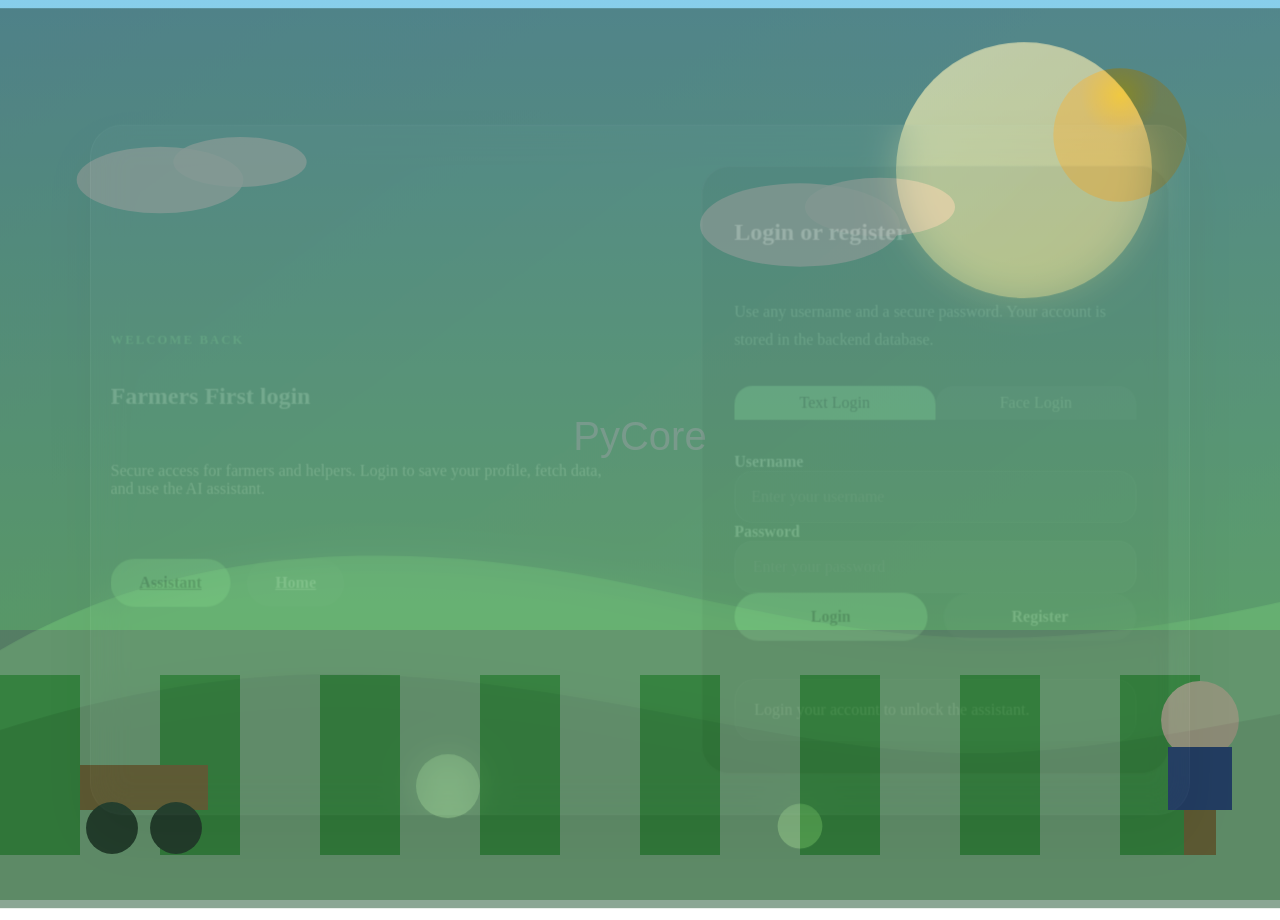
<file: pycoreog/frontnd/index.html>
<!DOCTYPE html>
<html lang="en">
<head>
    <meta charset="UTF-8">
    <meta name="viewport" content="width=device-width, initial-scale=1.0">
    <meta http-equiv="refresh" content="0;url=login.html">
    <title>Farmers First - Voice & Market Support</title>
    <link rel="stylesheet" href="style.css">
</head>
<body>
    <header class="site-header">
        <div class="brand">Farmers First</div>
        <nav>
            <a href="index.html">Home</a>
            <a href="about.html">About</a>
            <a href="market.html">Market</a>
            <a href="assistant.html">Assistant</a>
            <a href="#contact">Contact</a>
        </nav>
    </header>

    <main>
        <section id="home" class="hero">
            <div class="hero-copy">
                <span class="eyebrow">Farmer Support</span>
                <h1>Helping farmers remove middlemen with weather and soil insights</h1>
                <p>Our hackathon project connects farmers directly to better market choices, delivers weather alerts, and checks soil health in a simple, clean homepage.</p>
                <div class="hero-actions">
                    <a class="button" href="assistant.html">Open Assistant</a>
                    <a class="button button-secondary" href="#market">Why it matters</a>
                </div>
            </div>
            <div class="hero-panel">
                <div class="hero-card">
                    <p class="hero-card-label">What we do</p>
                    <h2>Direct selling, market clarity, and farming insights</h2>
                    <p>Farmers can ask the voice assistant, use text chat, and view live weather or soil recommendations for their field.</p>
                    <ul class="feature-list">
                        <li>Reduce middlemen and improve farmer margins</li>
                        <li>Weather advice for crop planning</li>
                        <li>Soil moisture insight and healthy soil guidance</li>
                    </ul>
                </div>
                <div class="hero-image-panel">
                    <img src="assets/hero-farm.svg" alt="Farm illustration" class="hero-image" />
                </div>
            </div>
        </section>

        <section id="about" class="info-section">
            <div class="section-header">
                <span class="section-tag">About Us</span>
                <h2>Built for farmers who want control and clarity</h2>
                <p>We create farmer-first tools that make it easier to trade, plan, and grow without paying extra to middlemen.</p>
            </div>
            <div class="info-grid">
                <article class="info-card">
                    <h3>Why farmers win</h3>
                    <p>Direct connections, transparent pricing, and faster decisions help farmers keep more of the value they create.</p>
                </article>
                <article class="info-card">
                    <h3>How we help</h3>
                    <p>By offering market guidance, weather insights, and soil checks in one clean interface, smallholders can plan with confidence.</p>
                </article>
                <article class="info-card">
                    <h3>Our promise</h3>
                    <p>Keep the design simple, the information useful, and the interaction friendly for every farmer in the demo.</p>
                </article>
            </div>
        </section>

        <section id="market" class="market-section">
            <div class="section-header">
                <span class="section-tag">Our Topic</span>
                <h2>Removing middlemen for better farmer earnings</h2>
                <p>Farmers need fair access to buyers and tools to understand harvest, soil, and weather conditions without added costs.</p>
            </div>
            <div class="market-grid">
                <div class="market-card">
                    <img src="assets/market.svg" alt="Market icon" class="section-icon" />
                    <h3>Direct buyers</h3>
                    <p>Link farmers with buyers directly and reduce the cost of commissions and agent fees.</p>
                </div>
                <div class="market-card">
                    <img src="assets/weather.svg" alt="Weather icon" class="section-icon" />
                    <h3>Price visibility</h3>
                    <p>Show better pricing ideas so farmers can negotiate more confidently and avoid unfair middlemen rates.</p>
                </div>
                <div class="market-card">
                    <img src="assets/soil.svg" alt="Soil icon" class="section-icon" />
                    <h3>Smart planning</h3>
                    <p>Weather and soil data help farmers choose the best time to sow, irrigate, and harvest with lower risk.</p>
                </div>
            </div>
        </section>

        <section id="assistant" class="assistant-section">
            <div class="assistant-grid">
                <div class="assistant-card">
                    <h2>Voice and text assistant</h2>
                    <p>Talk or type to get farming advice, ask about weather, soil, and reducing middleman dependency.</p>
                    <div class="control-row">
                        <button id="voiceBtn" class="button button-primary">Start Voice</button>
                        <button id="stopBtn" class="button button-secondary">Stop</button>
                    </div>
                    <textarea id="chatLog" readonly rows="6" placeholder="Conversation log appears here..."></textarea>
                    <div class="chat-input-row">
                        <input id="textInput" type="text" placeholder="Type a question for the assistant" />
                        <button id="sendBtn" class="button button-primary">Send</button>
                    </div>
                    <div class="status-bar">Status: <span id="statusText">Ready to listen.</span></div>
                </div>

                <div class="api-panel">
                    <div class="section-header small">
                        <span class="section-tag">Field Support</span>
                        <h2>Weather and soil API tools</h2>
                        <p>Enter your location, then fetch weather or soil guidance for your farm.</p>
                    </div>
                    <div class="api-entry">
                        <label for="locationInput">Location</label>
                        <input id="locationInput" type="text" placeholder="City, village, or district" />
                    </div>
                    <div class="api-actions">
                        <button id="weatherBtn" class="button button-primary">Get Weather</button>
                        <button id="soilBtn" class="button button-secondary">Check Soil</button>
                    </div>
                    <div class="api-output-grid">
                        <div class="api-card">
                            <h3>Weather forecast</h3>
                            <div id="weatherOutput">Enter a location and press Get Weather.</div>
                        </div>
                        <div class="api-card">
                            <h3>Soil health</h3>
                            <div id="soilOutput">Enter a location and press Check Soil.</div>
                        </div>
                    </div>
                    <div id="apiLog" class="api-log">Use the API tools for faster farm decisions.</div>
                </div>
            </div>
        </section>

        <section id="contact" class="contact-section">
            <div class="section-header">
                <span class="section-tag">Contact</span>
                <h2>Need a demo or farmer support?</h2>
                <p>Reach out to the team or continue using the assistant for quick farming guidance.</p>
            </div>
            <div class="contact-cards">
                <div class="contact-card">
                    <strong>Email</strong>
                    <p>farmersfirst@example.com</p>
                </div>
                <div class="contact-card">
                    <strong>Location</strong>
                    <p>Hackathon demo � farmer support tool</p>
                </div>
                <div class="contact-card">
                    <strong>Demo tip</strong>
                    <p>Use voice for hands-free chat, or type if the browser does not support speech recognition.</p>
                </div>
            </div>
        </section>
    </main>

    <footer class="site-footer">Farmers First - designed to help farmers trade fair, plan harvests, and avoid middlemen.</footer>
    <script src="script.js"></script>
</body>
</html>
</file>
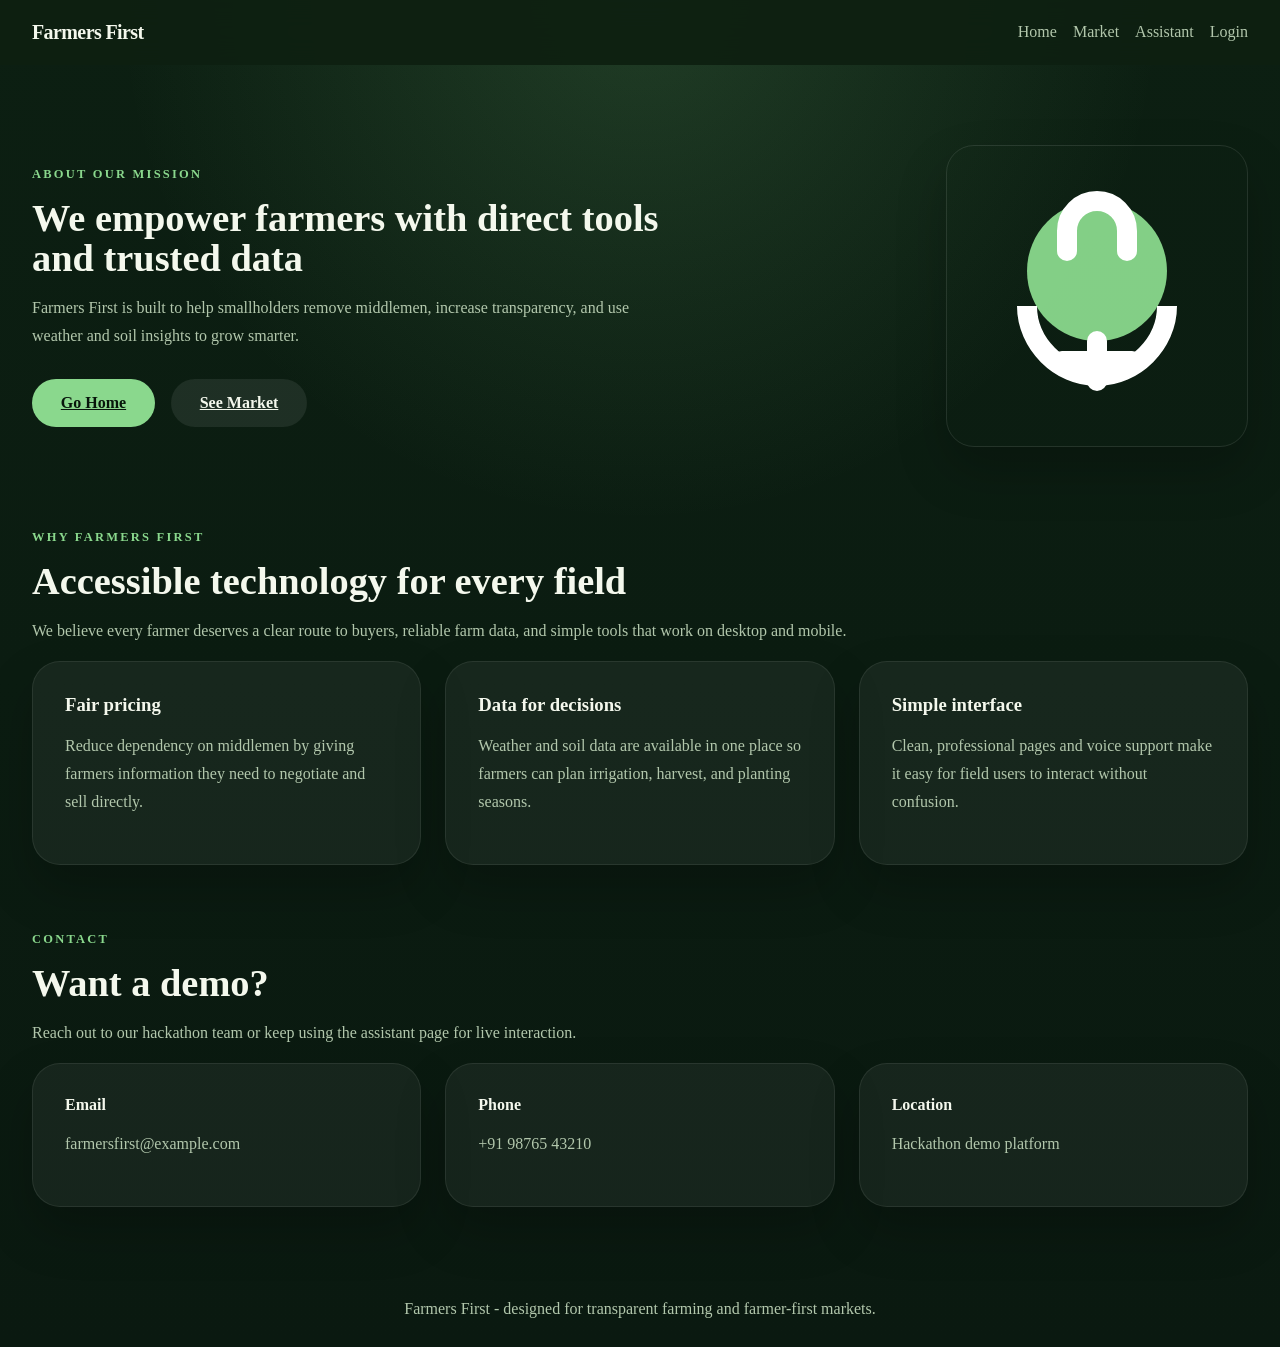
<file: pycoreog/frontnd/about.html>
<!DOCTYPE html>
<html lang="en">
<head>
    <meta charset="UTF-8">
    <meta name="viewport" content="width=device-width, initial-scale=1.0">
    <title>About Farmers First</title>
    <link rel="stylesheet" href="style.css">
</head>
<body>
    <header class="site-header">
        <div class="brand">Farmers First</div>
        <nav>
            <a href="index.html">Home</a>
            <a href="market.html">Market</a>
            <a href="assistant.html">Assistant</a>
            <a href="login.html">Login</a>
        </nav>
    </header>

    <main>
        <section class="page-hero about-hero">
            <div class="hero-copy">
                <span class="eyebrow">About our mission</span>
                <h1>We empower farmers with direct tools and trusted data</h1>
                <p>Farmers First is built to help smallholders remove middlemen, increase transparency, and use weather and soil insights to grow smarter.</p>
                <div class="hero-actions">
                    <a class="button" href="index.html">Go Home</a>
                    <a class="button button-secondary" href="market.html">See Market</a>
                </div>
            </div>
            <div class="hero-panel hero-image-panel">
                <img src="assets/assistant.svg" alt="Assistant icon" class="hero-image" />
            </div>
        </section>

        <section class="info-section">
            <div class="section-header">
                <span class="section-tag">Why Farmers First</span>
                <h2>Accessible technology for every field</h2>
                <p>We believe every farmer deserves a clear route to buyers, reliable farm data, and simple tools that work on desktop and mobile.</p>
            </div>
            <div class="info-grid">
                <article class="info-card">
                    <h3>Fair pricing</h3>
                    <p>Reduce dependency on middlemen by giving farmers information they need to negotiate and sell directly.</p>
                </article>
                <article class="info-card">
                    <h3>Data for decisions</h3>
                    <p>Weather and soil data are available in one place so farmers can plan irrigation, harvest, and planting seasons.</p>
                </article>
                <article class="info-card">
                    <h3>Simple interface</h3>
                    <p>Clean, professional pages and voice support make it easy for field users to interact without confusion.</p>
                </article>
            </div>
        </section>

        <section class="contact-section">
            <div class="section-header">
                <span class="section-tag">Contact</span>
                <h2>Want a demo?</h2>
                <p>Reach out to our hackathon team or keep using the assistant page for live interaction.</p>
            </div>
            <div class="contact-cards">
                <div class="contact-card">
                    <strong>Email</strong>
                    <p>farmersfirst@example.com</p>
                </div>
                <div class="contact-card">
                    <strong>Phone</strong>
                    <p>+91 98765 43210</p>
                </div>
                <div class="contact-card">
                    <strong>Location</strong>
                    <p>Hackathon demo platform</p>
                </div>
            </div>
        </section>
    </main>

    <footer class="site-footer">Farmers First - designed for transparent farming and farmer-first markets.</footer>
</body>
</html>
</file>
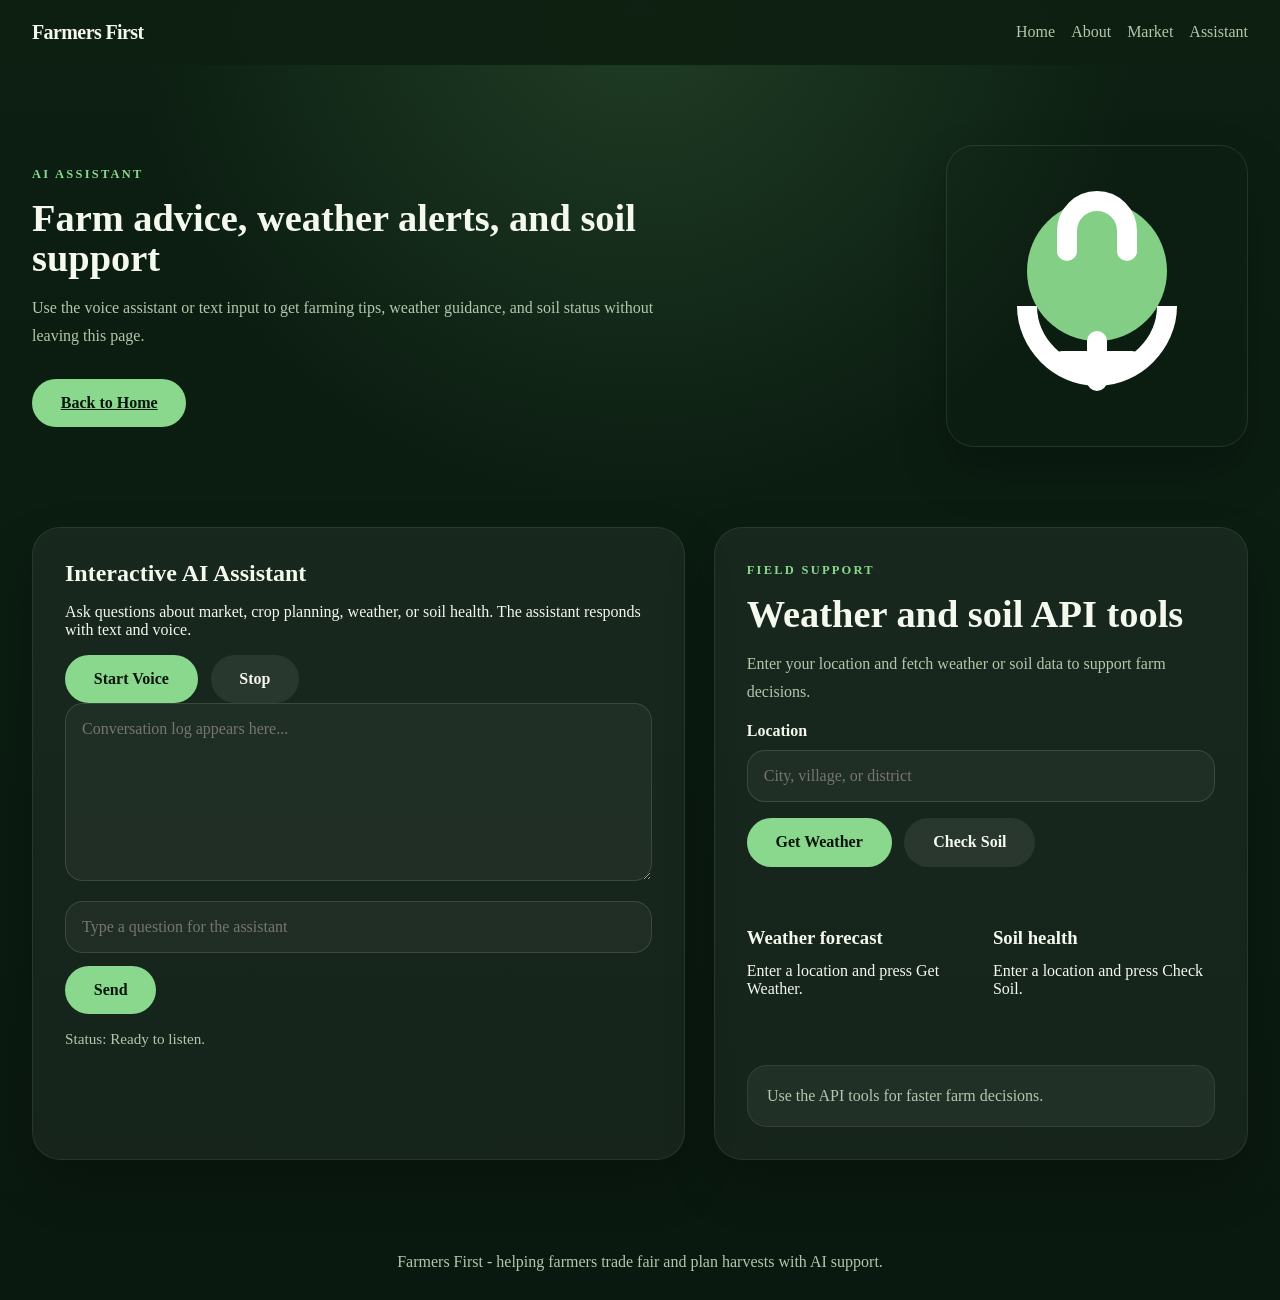
<file: pycoreog/frontnd/assistant.html>
<!DOCTYPE html>
<html lang="en">
<head>
    <meta charset="UTF-8">
    <meta name="viewport" content="width=device-width, initial-scale=1.0">
    <title>Assistant - Farmers First</title>
    <link rel="stylesheet" href="style.css">
</head>
<body>
    <header class="site-header">
        <div class="brand">Farmers First</div>
        <nav>
            <a href="index.html">Home</a>
            <a href="about.html">About</a>
            <a href="market.html">Market</a>
            <a href="assistant.html">Assistant</a>
        </nav>
    </header>
    <main>
        <section class="assistant-hero">
            <div class="hero-copy">
                <span class="eyebrow">AI Assistant</span>
                <h1>Farm advice, weather alerts, and soil support</h1>
                <p>Use the voice assistant or text input to get farming tips, weather guidance, and soil status without leaving this page.</p>
                <div class="hero-actions">
                    <a class="button" href="index.html">Back to Home</a>
                </div>
            </div>
            <div class="hero-image-panel">
                <img src="assets/assistant.svg" alt="Assistant illustration" class="hero-image" />
            </div>
        </section>

        <section class="assistant-section">
            <div class="assistant-grid">
                <div class="assistant-card">
                    <h2>Interactive AI Assistant</h2>
                    <p>Ask questions about market, crop planning, weather, or soil health. The assistant responds with text and voice.</p>
                    <div class="control-row">
                        <button id="voiceBtn" class="button button-primary">Start Voice</button>
                        <button id="stopBtn" class="button button-secondary">Stop</button>
                    </div>
                    <textarea id="chatLog" readonly rows="8" placeholder="Conversation log appears here..."></textarea>
                    <div class="chat-input-row">
                        <input id="textInput" type="text" placeholder="Type a question for the assistant" />
                        <button id="sendBtn" class="button button-primary">Send</button>
                    </div>
                    <div class="status-bar">Status: <span id="statusText">Ready to listen.</span></div>
                </div>

                <div class="api-panel">
                    <div class="section-header small">
                        <span class="section-tag">Field Support</span>
                        <h2>Weather and soil API tools</h2>
                        <p>Enter your location and fetch weather or soil data to support farm decisions.</p>
                    </div>
                    <div class="api-entry">
                        <label for="locationInput">Location</label>
                        <input id="locationInput" type="text" placeholder="City, village, or district" />
                    </div>
                    <div class="api-actions">
                        <button id="weatherBtn" class="button button-primary">Get Weather</button>
                        <button id="soilBtn" class="button button-secondary">Check Soil</button>
                    </div>
                    <div class="api-output-grid">
                        <div class="api-card">
                            <h3>Weather forecast</h3>
                            <div id="weatherOutput">Enter a location and press Get Weather.</div>
                        </div>
                        <div class="api-card">
                            <h3>Soil health</h3>
                            <div id="soilOutput">Enter a location and press Check Soil.</div>
                        </div>
                    </div>
                    <div id="apiLog" class="api-log">Use the API tools for faster farm decisions.</div>
                </div>
            </div>
        </section>
    </main>
    <footer class="site-footer">Farmers First - helping farmers trade fair and plan harvests with AI support.</footer>
    <script src="script.js"></script>
</body>
</html>
</file>
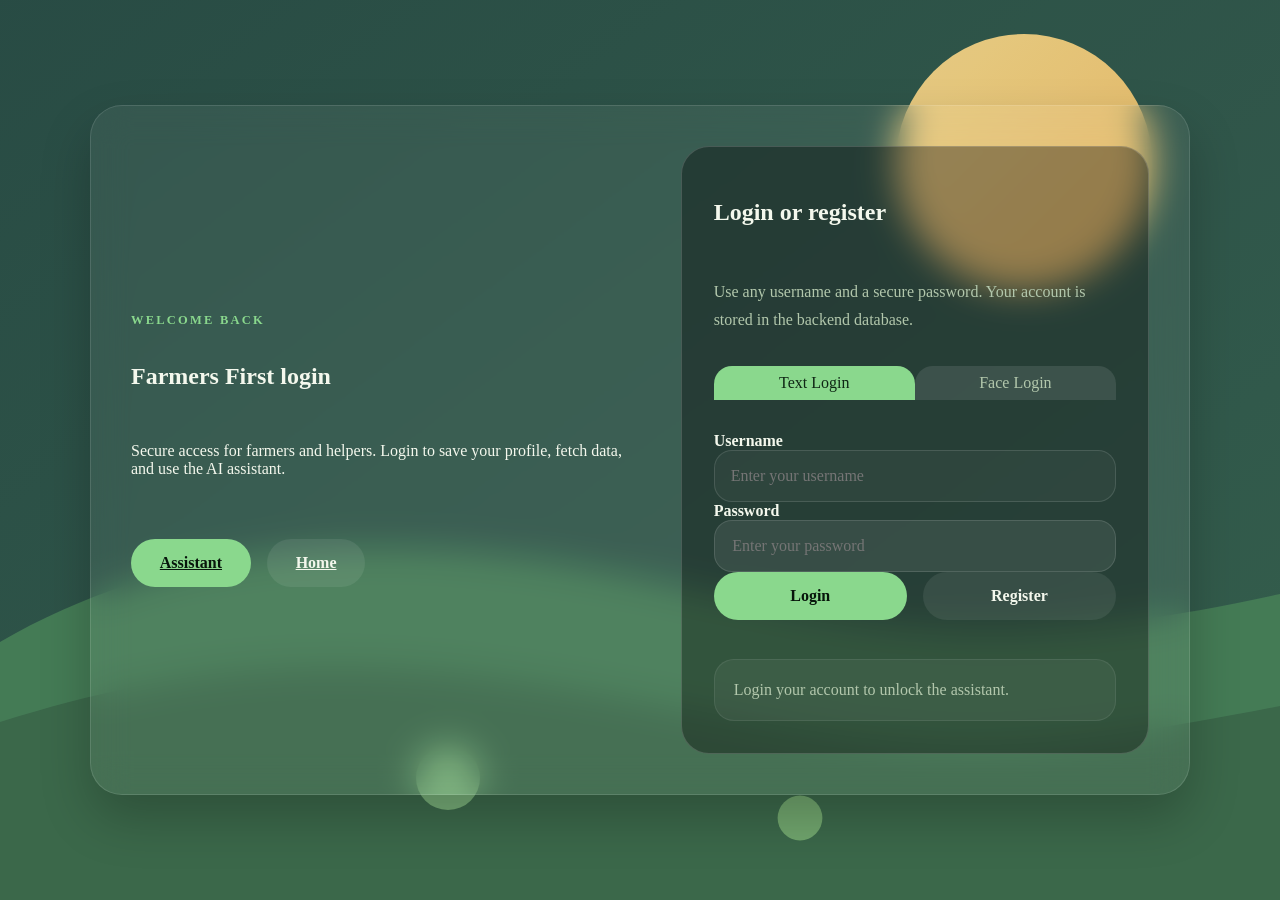
<file: pycoreog/frontnd/login.html>
<!DOCTYPE html>
<html lang="en">
<head>
    <meta charset="UTF-8">
    <meta name="viewport" content="width=device-width, initial-scale=1.0">
    <title>Login - Farmers First</title>
    <link rel="stylesheet" href="style.css">
    <style>
        body {
            background: url('assets/farmland-background.svg') no-repeat center center fixed;
            background-size: cover;
        }
        .login-page {
            position: relative;
            z-index: 1;
        }
        .login-page::before {
            content: '';
            position: absolute;
            top: 0;
            left: 0;
            right: 0;
            bottom: 0;
            background: rgba(255, 255, 255, 0.1);
            z-index: -1;
        }
    </style>
</head>
<body>
    <main class="login-page">
        <section class="login-hero">
            <div class="login-banner">
                <span class="eyebrow">Welcome back</span>
                <h1>Farmers First login</h1>
                <p>Secure access for farmers and helpers. Login to save your profile, fetch data, and use the AI assistant.</p>
                <div class="hero-actions">
                    <a class="button" href="assistant.html">Assistant</a>
                    <a class="button button-secondary" href="index.html">Home</a>
                </div>
            </div>
            <div class="login-panel">
                <div class="login-card">
                    <h2>Login or register</h2>
                    <p class="hint">Use any username and a secure password. Your account is stored in the backend database.</p>
                    <div class="auth-tabs">
                        <button id="textTab" class="tab active">Text Login</button>
                        <button id="faceTab" class="tab">Face Login</button>
                    </div>
                    <div id="textAuth" class="auth-section">
                        <label for="loginUsername">Username</label>
                        <input id="loginUsername" type="text" placeholder="Enter your username" autocomplete="username" />
                        <label for="loginPassword">Password</label>
                        <input id="loginPassword" type="password" placeholder="Enter your password" autocomplete="current-password" />
                        <div class="login-actions">
                            <button id="loginBtn" class="button button-primary">Login</button>
                            <button id="registerBtn" class="button button-secondary">Register</button>
                        </div>
                    </div>
                    <div id="faceAuth" class="auth-section hidden">
                        <video id="video" width="320" height="240" autoplay></video>
                        <canvas id="canvas" width="320" height="240" style="display:none;"></canvas>
                        <div class="login-actions">
                            <button id="captureBtn" class="button button-primary">Capture Face</button>
                            <button id="faceLoginBtn" class="button button-secondary">Login with Face</button>
                            <button id="faceRegisterBtn" class="button button-secondary">Register Face</button>
                        </div>
                    </div>
                    <div id="loginMessage" class="api-log">Login your account to unlock the assistant.</div>
                </div>
            </div>
        </section>
    </main>
    <script src="login.js"></script>
</body>
</html>
</file>
<file: pycoreog/frontnd/style.css>
:root {
    --bg: #0f2615;
    --surface: #172f1f;
    --surface-strong: #1f4430;
    --text: #f4f8ed;
    --muted: #b2c7ac;
    --accent: #8ad88d;
    --accent-strong: #56b36f;
    --shadow: 0 24px 50px rgba(0, 0, 0, 0.22);
    --radius: 28px;
}

* {
    box-sizing: border-box;
}

body {
    margin: 0;
    min-height: 100vh;
    font-family: Inter, system-ui, -apple-system, BlinkMacSystemFont, 'Segoe UI', sans-serif;
    background: radial-gradient(circle at top, rgba(138, 216, 141, 0.16), transparent 35%),
                linear-gradient(180deg, #0c1f12 0%, #0a1910 100%);
    color: var(--text);
}

body, input, textarea, button {
    font: inherit;
}

.site-header {
    display: flex;
    justify-content: space-between;
    align-items: center;
    gap: 1rem;
    padding: 1.3rem 2rem;
    position: sticky;
    top: 0;
    background: rgba(14, 32, 17, 0.95);
    backdrop-filter: blur(14px);
    z-index: 10;
}

.brand {
    font-size: 1.25rem;
    font-weight: 800;
    letter-spacing: -0.03em;
}

nav {
    display: flex;
    flex-wrap: wrap;
    gap: 1rem;
}

nav a {
    color: var(--muted);
    text-decoration: none;
    transition: color 0.2s ease;
}

nav a:hover {
    color: var(--accent);
}

main {
    padding: 2rem;
}

.hero {
    display: grid;
    grid-template-columns: 1.1fr 0.9fr;
    gap: 2rem;
    align-items: center;
    padding: 2.5rem 0;
}

.eyebrow,
.section-tag {
    display: inline-flex;
    align-items: center;
    color: var(--accent);
    font-weight: 700;
    letter-spacing: 0.18em;
    text-transform: uppercase;
    font-size: 0.78rem;
}

.hero-copy h1,
.section-header h2 {
    margin: 1rem 0 1rem;
    font-size: clamp(2rem, 3vw, 3.5rem);
    line-height: 1.05;
}

.hero-copy p,
.section-header p,
.info-card p,
.market-card p,
.api-card p,
.contact-card p,
.hint,
.api-log {
    color: var(--muted);
    line-height: 1.75;
}

.hero-actions {
    display: flex;
    gap: 1rem;
    flex-wrap: wrap;
    margin-top: 1.8rem;
}

.button {
    border: none;
    border-radius: 999px;
    padding: 0.95rem 1.8rem;
    background: var(--accent);
    color: #07150b;
    font-weight: 700;
    cursor: pointer;
    transition: transform 0.2s ease, background 0.2s ease;
}

.button:hover {
    transform: translateY(-1px);
    background: var(--accent-strong);
}

.button-secondary {
    background: rgba(255, 255, 255, 0.08);
    color: var(--text);
}

.hero-panel {
    display: grid;
    grid-template-columns: minmax(0, 1fr) 320px;
    gap: 1.5rem;
    align-items: center;
}

.hero-image-panel {
    display: flex;
    justify-content: center;
    align-items: center;
}

.hero-image {
    width: 100%;
    max-width: 320px;
    border-radius: 28px;
    box-shadow: var(--shadow);
    border: 1px solid rgba(255, 255, 255, 0.1);
    animation: float 8s ease-in-out infinite;
}

.section-icon {
    width: 48px;
    height: 48px;
    margin-bottom: 1rem;
}

@keyframes float {
    0%, 100% { transform: translateY(0px); }
    50% { transform: translateY(-12px); }
}

@keyframes fadeIn {
    from { opacity: 0; transform: translateY(20px); }
    to { opacity: 1; transform: translateY(0); }
}

@keyframes slideInLeft {
    from { opacity: 0; transform: translateX(-50px); }
    to { opacity: 1; transform: translateX(0); }
}

@keyframes slideInRight {
    from { opacity: 0; transform: translateX(50px); }
    to { opacity: 1; transform: translateX(0); }
}

@keyframes pulse {
    0%, 100% { box-shadow: 0 0 20px rgba(138, 216, 141, 0.3); }
    50% { box-shadow: 0 0 30px rgba(138, 216, 141, 0.6); }
}

.login-page {
    min-height: 100vh;
    display: grid;
    place-items: center;
    background: url('assets/login-bg.svg') no-repeat center/cover;
    animation: fadeIn 1s ease-out;
}

.login-hero {
    width: min(1100px, 100%);
    display: grid;
    grid-template-columns: 1.05fr 0.95fr;
    gap: 2rem;
    background: rgba(255, 255, 255, 0.06);
    border: 1px solid rgba(255, 255, 255, 0.12);
    border-radius: 32px;
    backdrop-filter: blur(18px);
    box-shadow: var(--shadow);
    padding: 2.5rem;
    animation: glow 1.4s ease-out both, fadeIn 1.5s ease-out;
}

.login-banner {
    display: flex;
    flex-direction: column;
    justify-content: center;
    gap: 1rem;
    animation: slideInLeft 1s ease-out;
}

.login-card {
    background: rgba(0, 0, 0, 0.35);
    border: 1px solid rgba(255, 255, 255, 0.16);
    border-radius: 28px;
    padding: 2rem;
    display: flex;
    flex-direction: column;
    gap: 1rem;
    animation: slideInRight 1s ease-out;
}

.login-card input {
    width: 100%;
    border-radius: 18px;
    border: 1px solid rgba(255, 255, 255, 0.12);
    background: rgba(255, 255, 255, 0.08);
    color: var(--text);
    padding: 1rem 1.1rem;
}

.login-actions {
    display: grid;
    grid-template-columns: repeat(2, minmax(0, 1fr));
    gap: 1rem;
}

.button {
    transition: all 0.3s ease;
}

.button:hover {
    transform: translateY(-2px);
    box-shadow: 0 10px 25px rgba(0, 0, 0, 0.3);
    animation: pulse 0.5s ease-in-out;
}

.login-card label {
    color: var(--text);
    font-weight: 600;
}

.api-log.success {
    color: #b9f5d0;
}

.api-log.error {
    color: #ffb4b4;
}

.api-log.warning {
    color: #ffe5b4;
}

.auth-tabs {
    display: flex;
    margin-bottom: 1rem;
}

.tab {
    flex: 1;
    padding: 0.5rem;
    background: rgba(255, 255, 255, 0.1);
    border: none;
    color: var(--muted);
    cursor: pointer;
    transition: all 0.3s ease;
    border-radius: 18px 18px 0 0;
}

.tab.active {
    background: var(--accent);
    color: var(--bg);
}

.tab:hover {
    background: var(--accent-strong);
}

.auth-section {
    animation: fadeIn 0.5s ease-out;
}

.hidden {
    display: none;
}

#video {
    border-radius: var(--radius);
    box-shadow: var(--shadow);
    margin-bottom: 1rem;
    width: 100%;
    max-width: 320px;
}

.page-hero,
.assistant-hero {
    display: grid;
    grid-template-columns: 1.1fr 0.9fr;
    gap: 2rem;
    align-items: center;
    padding: 3rem 0;
}

.page-hero .hero-image-panel,
.assistant-hero .hero-image-panel {
    justify-self: end;
}

.market-card {
    display: flex;
    flex-direction: column;
    gap: 1rem;
}

.hero-card,
.assistant-card,
.api-panel,
.info-card,
.market-card,
.contact-card {
    background: rgba(255, 255, 255, 0.05);
    border: 1px solid rgba(255, 255, 255, 0.08);
    border-radius: var(--radius);
    box-shadow: var(--shadow);
    padding: 2rem;
}

.hero-card h2,
.assistant-card h2,
.api-card h3,
.market-card h3,
.info-card h3,
.contact-card strong {
    margin-top: 0;
    margin-bottom: 0.85rem;
    color: var(--text);
}

.feature-list {
    list-style: none;
    padding: 0;
    margin: 1.4rem 0 0;
    display: grid;
    gap: 0.85rem;
}

.feature-list li {
    background: rgba(138, 216, 141, 0.1);
    color: var(--text);
    padding: 0.95rem 1rem;
    border-radius: 18px;
}

.info-section,
.market-section,
.assistant-section,
.contact-section {
    padding: 2rem 0;
}

.info-grid,
.market-grid,
.contact-cards,
.api-output-grid {
    display: grid;
    gap: 1.5rem;
}

.info-grid,
.contact-cards {
    grid-template-columns: repeat(3, minmax(0, 1fr));
}

.market-grid {
    grid-template-columns: repeat(3, minmax(0, 1fr));
}

.comparison-tool {
    display: grid;
    gap: 1.5rem;
    padding: 2rem 0 0;
}

.comparison-input {
    background: rgba(255, 255, 255, 0.05);
    border: 1px solid rgba(255, 255, 255, 0.08);
    border-radius: var(--radius);
    padding: 2rem;
    display: grid;
    gap: 1rem;
}

.comparison-input label {
    color: var(--text);
    font-weight: 700;
}

.product-card {
    background: rgba(255, 255, 255, 0.05);
    border: 1px solid rgba(255, 255, 255, 0.08);
    border-radius: var(--radius);
    padding: 1.5rem;
    display: grid;
    gap: 0.75rem;
    text-align: center;
}

.product-image {
    width: 100%;
    max-width: 180px;
    margin: 0 auto;
}

.comparison-cards {
    display: grid;
    grid-template-columns: repeat(3, minmax(0, 1fr));
    gap: 1rem;
    align-items: center;
}

.comparison-divider {
    display: flex;
    justify-content: center;
    align-items: center;
    font-size: 1.1rem;
    font-weight: 700;
    color: var(--accent);
}

.comparison-analysis {
    background: rgba(255, 255, 255, 0.05);
    border: 1px solid rgba(255, 255, 255, 0.08);
    border-radius: var(--radius);
    padding: 1.5rem;
}

.error-text {
    color: #ffb4b4;
    text-align: center;
}

.assistant-grid {
    display: grid;
    grid-template-columns: 1.1fr 0.9fr;
    gap: 1.8rem;
}

.chat-input-row,
.control-row,
.api-actions {
    display: flex;
    gap: 0.8rem;
    flex-wrap: wrap;
    margin-top: 1rem;
}

textarea,
input[type="text"] {
    width: 100%;
    border-radius: 18px;
    border: 1px solid rgba(255, 255, 255, 0.12);
    background: rgba(255, 255, 255, 0.04);
    color: var(--text);
    padding: 1rem;
}

textarea {
    min-height: 160px;
}

.api-entry label {
    display: block;
    margin-bottom: 0.65rem;
    color: var(--text);
    font-weight: 600;
}

.api-output-grid {
    grid-template-columns: 1fr 1fr;
    margin-top: 1rem;
}

.api-card {
    min-height: 160px;
    display: flex;
    flex-direction: column;
    justify-content: center;
}

.api-log {
    margin-top: 1.4rem;
    padding: 1rem 1.2rem;
    border-radius: 20px;
    background: rgba(255, 255, 255, 0.05);
    border: 1px solid rgba(255, 255, 255, 0.08);
}

.status-bar {
    margin-top: 1rem;
    font-size: 0.95rem;
    color: var(--muted);
}

.site-footer {
    text-align: center;
    padding: 1.8rem 0;
    color: var(--muted);
}

@media (max-width: 1024px) {
    .hero, .assistant-grid {
        grid-template-columns: 1fr;
    }
    .api-output-grid,
    .info-grid,
    .market-grid,
    .contact-cards {
        grid-template-columns: 1fr;
    }
}

@media (max-width: 640px) {
    .site-header {
        flex-direction: column;
        align-items: flex-start;
    }
    nav {
        width: 100%;
    }
}
</file>
